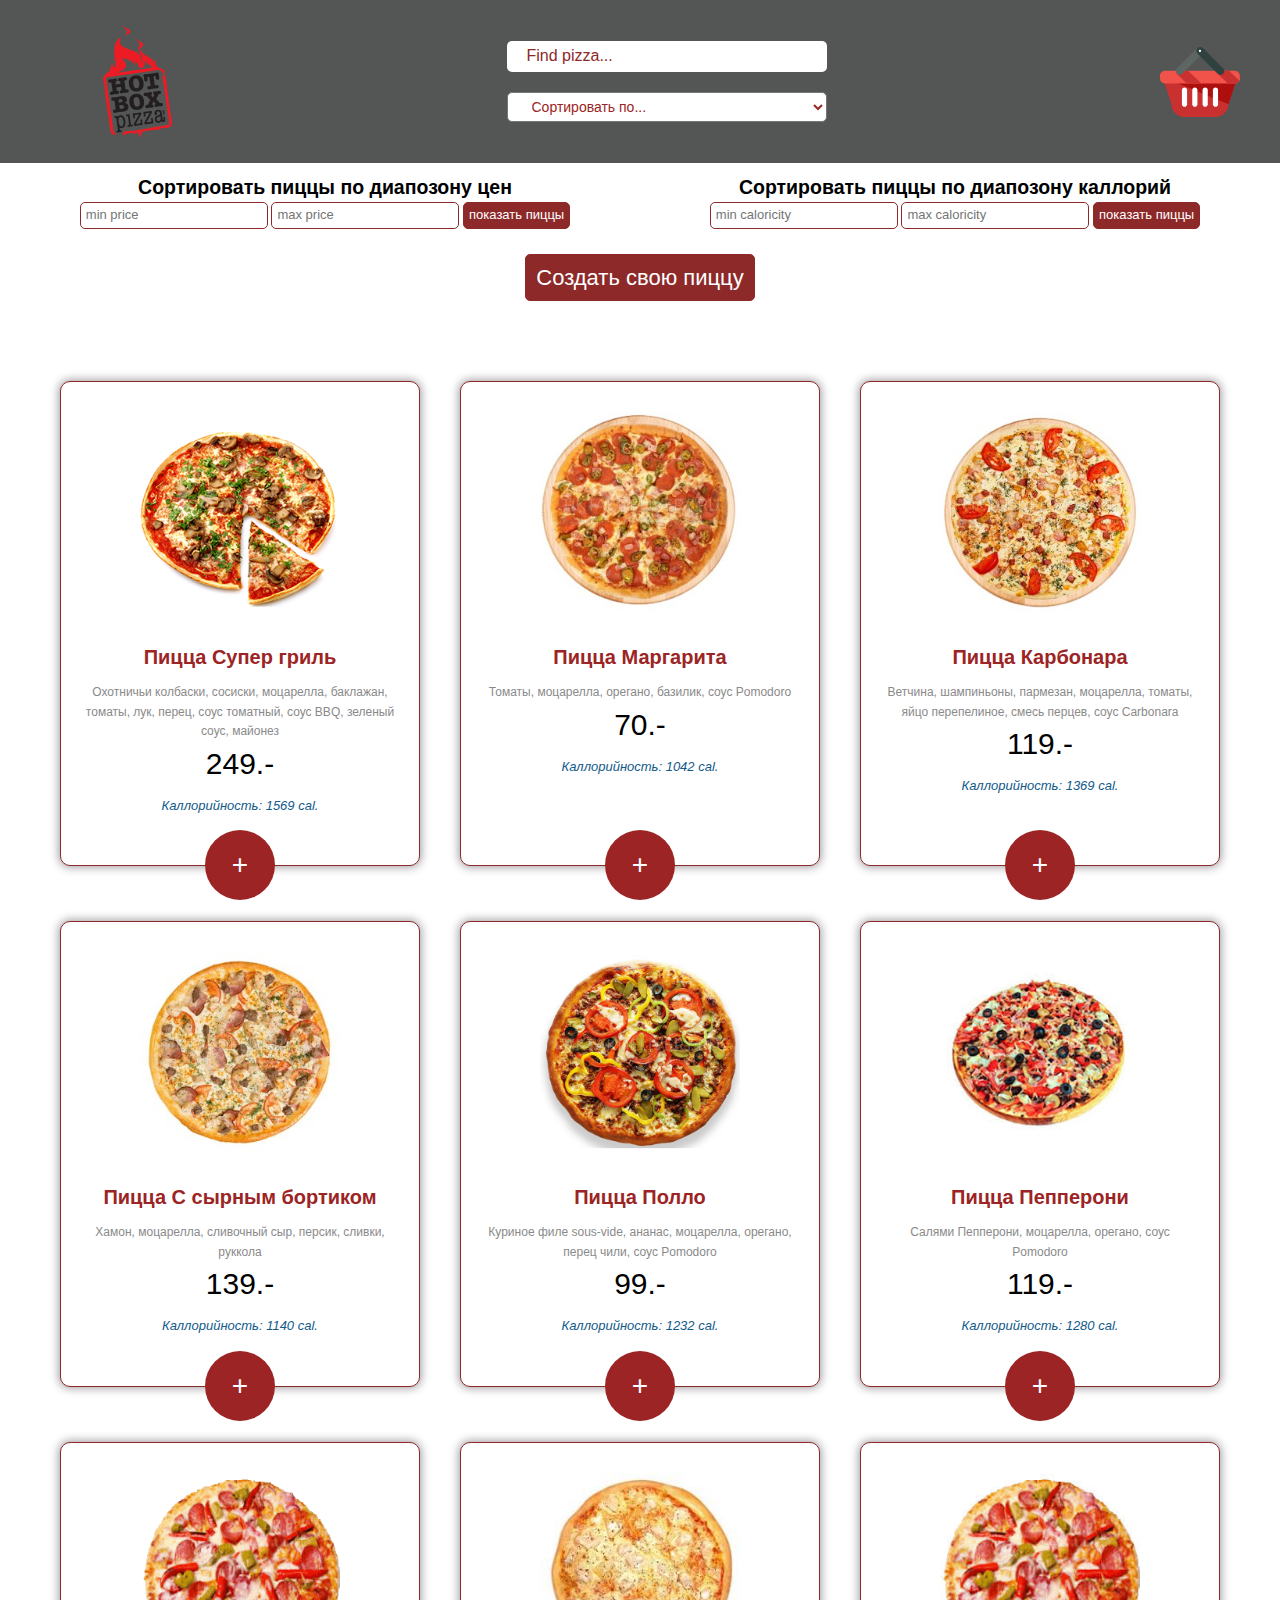
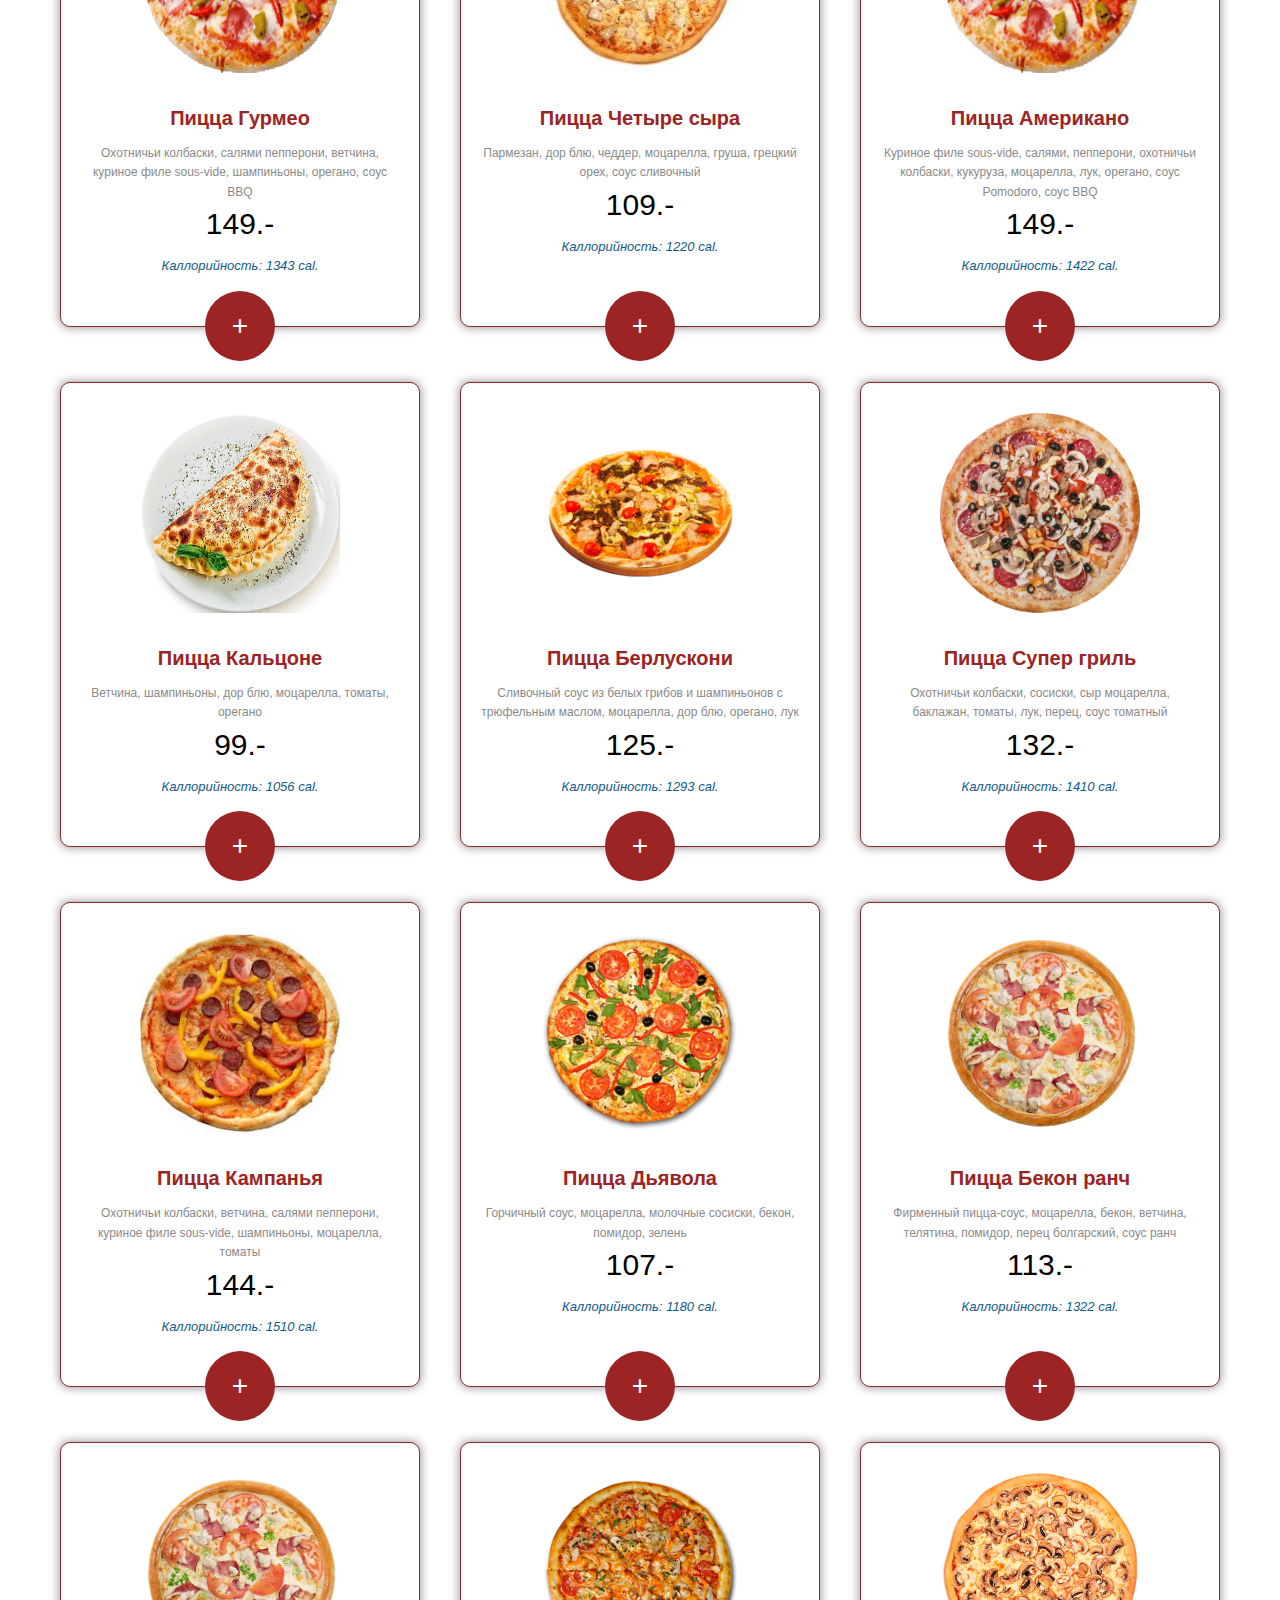
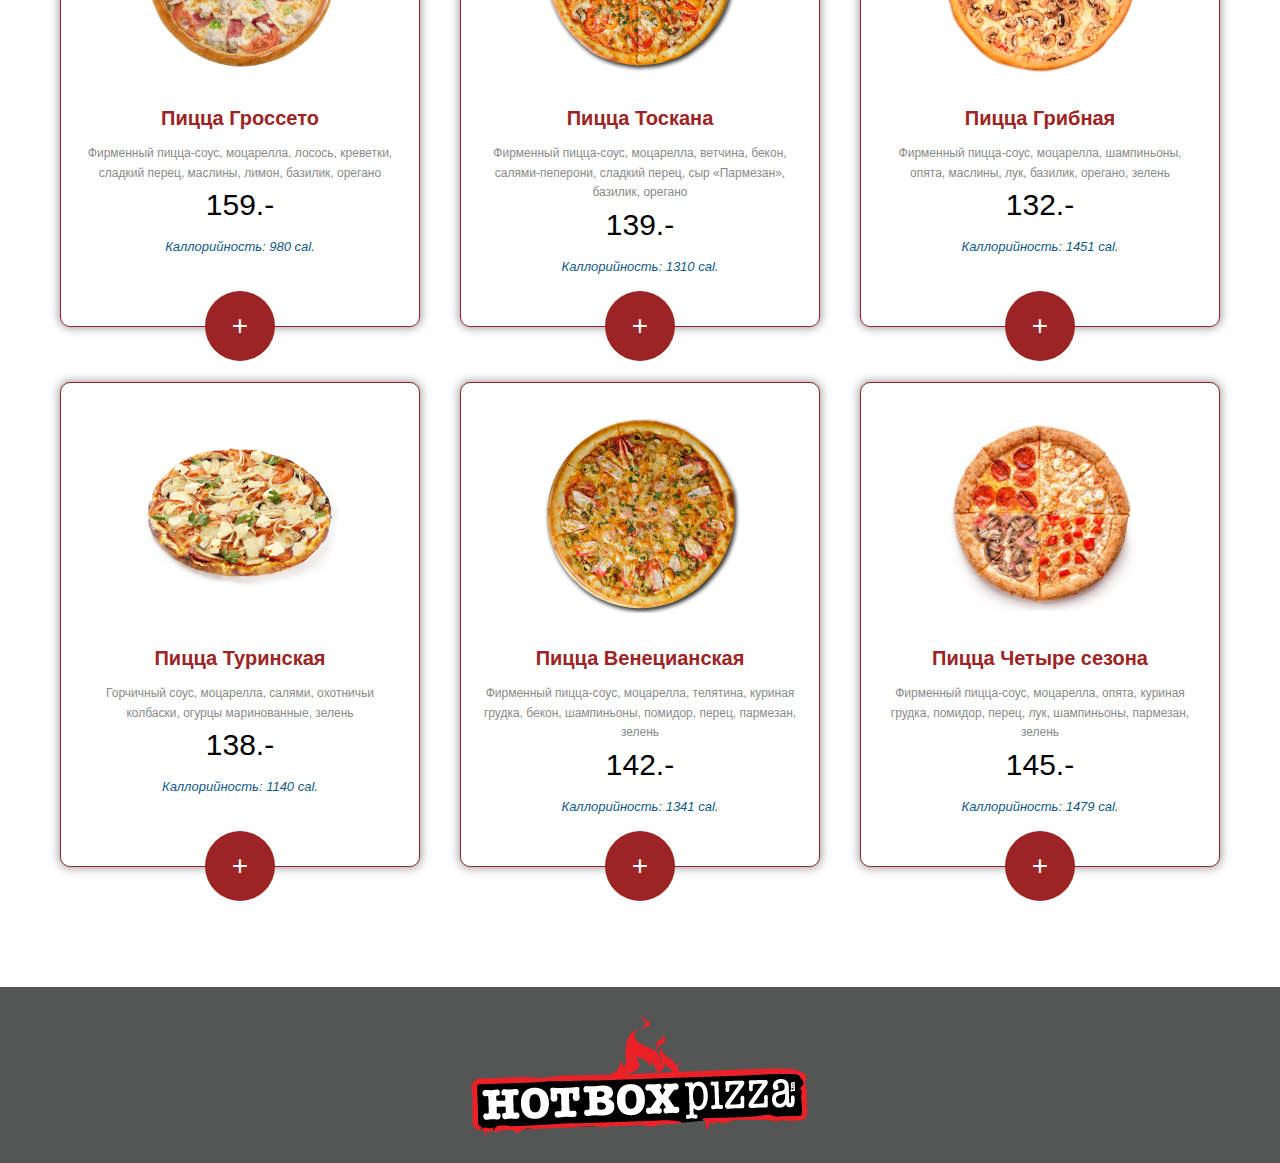
<file: index.html>
<!DOCTYPE html>
<html lang="en">

<head>
    <meta charset="UTF-8">
    <meta name="viewport" content="width=device-width, initial-scale=1.0">
    <meta http-equiv="X-UA-Compatible" content="ie=edge">
    <link rel="stylesheet" href="css/style.css">
    <title>HOTBOX - Pizza</title>
</head>

<body>
    <header id="header" class="header">
        <div class="container ">
            <div class="header-logo">
                <a class="header-logo-link" href="index.html">
                    <img class="header-logo-img" src="img/logo3.png" alt="logo">
                </a>
            </div>
            <div class="filter-area">
                <form action="#">
                    <div class="search">
                        <input id="input" class="search-area" type="text" placeholder="Find pizza...">
                    </div>
                    <div class="select" name="select">
                        <select id="select" class="select-filter">
                            <option value="noSort"> Сортировать по...</option>
                            <option value="up"> Сортировать по возрастанию цены</option>
                            <option value="down"> Сортировать по убыванию цены</option>

                        </select>
                    </div>
                </form>
            </div>
            <div class="header-basket">
                <p class="header-basket-count"></p>
                <a href="#" class="header-basket-link">
                    <img src="img/shopping-basket.svg" alt="" class="header-basket-img">
                </a>
            </div>
        </div>
    </header>
    <main class="main">
        <div class="sorting container">
            <div class="sorting-price">
                <h2 class="sorting-price-title"> Сортировать пиццы по диапозону цен </h2>
                <input type="text" placeholder="min price" id="minPrice">
                <input type="text" placeholder="max price" id="maxPrice">
                <button class="sorting-price-filter"> показать пиццы</button>
            </div>
            <div class="sorting-caloricity">
                <h2 class="sorting-price-title"> Сортировать пиццы по диапозону каллорий </h2>
                <input type="text" placeholder="min caloricity" id="minCal">
                <input type="text" placeholder="max caloricity" id="maxCal">
                <button class="sorting-caloricity-filter">показать пиццы</button>
            </div>
        </div>
        <div class="generate-pizza container">
            <div class="main-btn-style-wrapper">
                <button class="generate-pizza-btn main-btn-style"> Создать свою пиццу</button>
            </div>
            <div class="generate-pizza-content">
                <button class="close-generate-pizza-btn"> &times; </button>
                <h1 class="generate-pizza-content-title"> Отметьте галочками ингредиенты, которые вы хотите добавить в
                    пиццу: </h1>
                <div class="ingredient-list">
                </div>
                <div class="created-pizza">
                    <button class="created-pizza-btn"> Пицца готова </button>
                </div>
            </div>
        </div>
        <div class="container section">
            <div id="listOfPizza" class="container">
                <div id="pizzasContainer" class="pizzas">
                </div>
            </div>
        </div>
    </main>
    <footer class="footer">
        <div class="container">
            <a class="footer-logo" href="#">
                <img src="img/footer-logo.png" alt="">
            </a>
        </div>
    </footer>

    <div id="myModal" class="modal">
        <div id="modalContent" class="modal-content">
        </div>
    </div>

    <div id="myModal2" class="modal2">
    </div>

    <script src="js/listOfPizzasAndCompozitions.js"></script>
    <script src="js/newmain.js"></script>
</body>

</html>
</file>
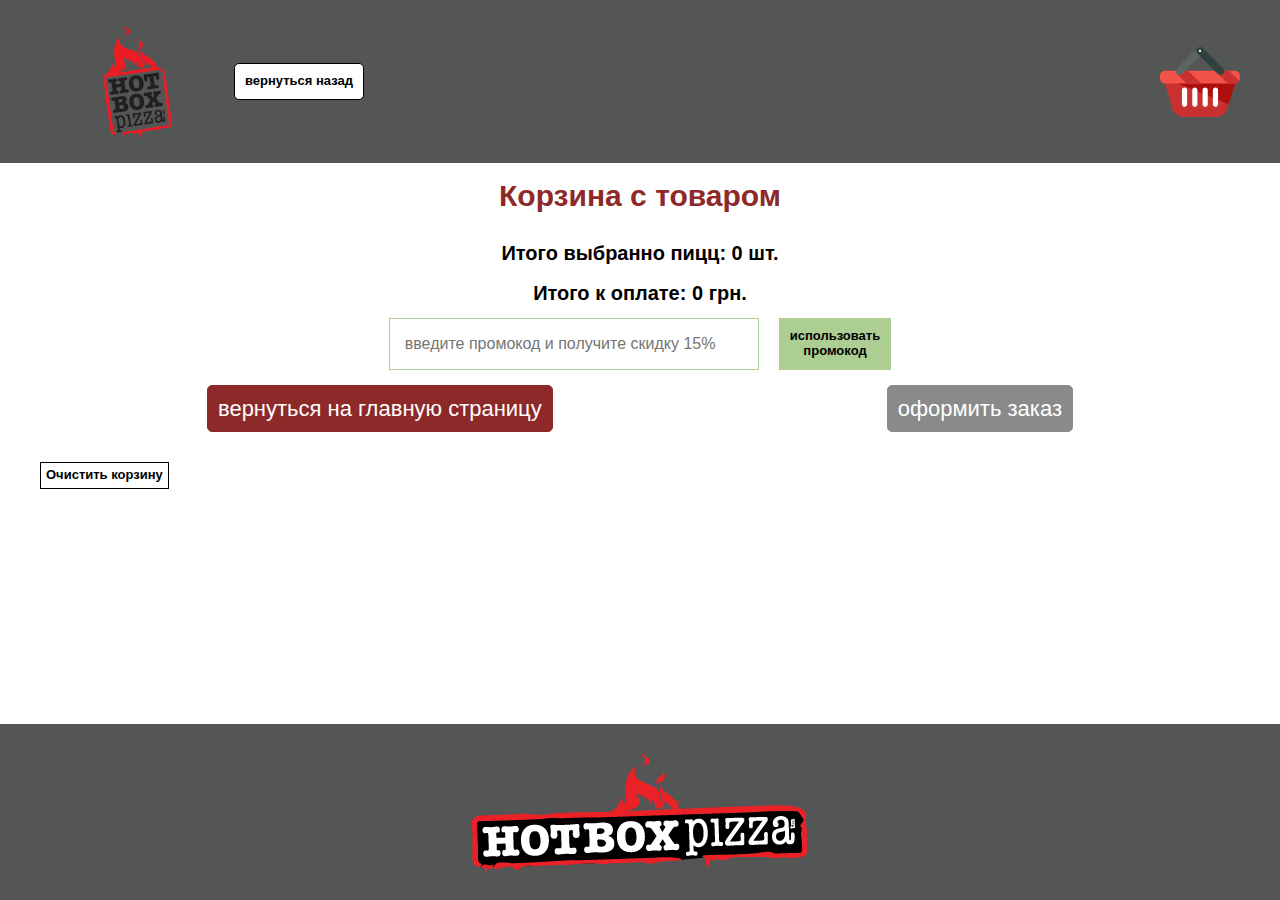
<file: cart.html>
<!DOCTYPE html>
<html lang="en">

<head>
    <meta charset="UTF-8">
    <meta name="viewport" content="width=device-width, initial-scale=1.0">
    <meta http-equiv="X-UA-Compatible" content="ie=edge">
    <link rel="stylesheet" href="css/style.css">
    <title>Cart</title>
</head>

<body>
    <header id="header" class="header">
        <div class="container ">
            <div class="header-logo">
                <a class="header-logo-link" href="index.html">
                    <img class="header-logo-img" src="img/logo3.png" alt="logo">
                </a>
                <button id="onPreviousPage" class="previous-page" onclick="window.history.go(-1)">вернуться
                    назад</button>
            </div>
            <div class="header-basket">
                <p class="header-basket-count"></p>
                <a href="#" class="header-basket-link">
                    <img src="img/shopping-basket.svg" alt="" class="header-basket-img">
                </a>
            </div>
        </div>

    </header>
    <main class="main">
        <div class="cart container" id="cart-container">
            <h1 class="cart__title">Корзина с товаром</h1>
            <div class="cart__item " id="pizzaCart">
                <div class="pizza-item-cart" id="22">
                    <h1 class="pizza-item-cart-title"> Название</h1>
                    <p class="pizza-item-cart-price">Цена за штуку</p>
                    <button class="pizza-item-cart-remove" data-id="22">удалить пиццу</button>
                    <button class="pizza-item-amount-add">Больше</button>
                    <p class="pizza-item-cart-count"> Количество </p>
                    <p class="pizza-item-cart-total-price">Итого цена:</p>
                    <button class="pizza-item-amount-remove">Меньше</button>
                </div>
            </div>
            <div class="cart__info">
                <p class="cart__total-amount"> Итого выбранно пицц: 0 шт.</p>
                <p class="cart__total-price">Итого к оплате: 0 грн.</p>
                <input type="text" name="" id="promoCode" placeholder="введите промокод и получите скидку 15%">
            </div>
            <div class="cart-buttons">
                <button class="cart__back-btn main-btn-style">вернуться на главную страницу</button>
                <button class="cart__next-btn main-btn-style">оформить заказ</button>
            </div>
            <button class="cart__clear">Очистить корзину</button>
        </div>

    </main>
    <footer class="footer">
        <div class="container">
            <a class="footer-logo" href="#">
                <img src="img/footer-logo.png" alt="">
            </a>
        </div>
    </footer>

    <script src="js/cart.js"></script>
</body>

</html>
</file>
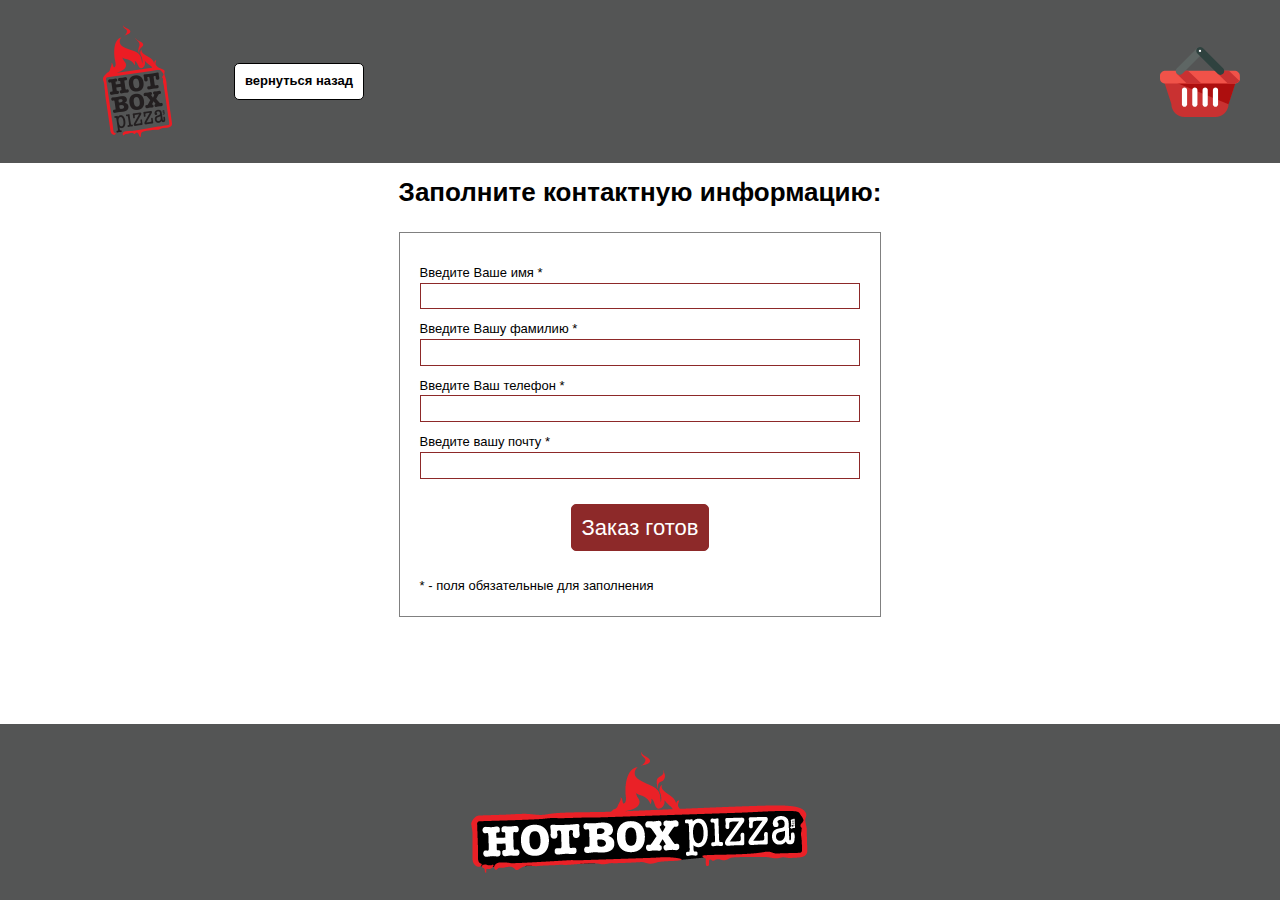
<file: customer.html>
<!DOCTYPE html>
<html lang="en">

<head>
    <meta charset="UTF-8">
    <meta name="viewport" content="width=device-width, initial-scale=1.0">
    <meta http-equiv="X-UA-Compatible" content="ie=edge">
    <link rel="stylesheet" href="css/style.css">
    <title>Cart</title>
</head>

<body>
    <header id="header" class="header">
        <div class="container ">
            <div class="header-logo">
                <a class="header-logo-link" href="index.html">
                    <img class="header-logo-img" src="img/logo3.png" alt="logo">
                </a>
                <button id="onPreviousPage" class="previous-page" onclick="window.history.go(-1)">вернуться
                    назад</button>
            </div>
            <div class="header-basket">
                <p class="header-basket-count"></p>
                <a href="#" class="header-basket-link">
                    <img src="img/shopping-basket.svg" alt="" class="header-basket-img">
                </a>
            </div>
        </div>

    </header>
    <main class="main container">
        <div class="order-container">
            <h1 class="order-container-title"> Заполните контактную информацию:</h1>
            <div class="delivery">
                <div class="delivery-item">
                    <label for="name">Введите Ваше имя *</label>
                    <input type="text" name="" id="name">
                </div>
                <div class="delivery-item">
                    <label for="surname">Введите Вашу фамилию *</label>
                    <input type="text" name="" id="surname">
                </div>
                <div class="delivery-item">
                    <label for="phone">Введите Ваш телефон *</label>
                    <input type="number" name="" id="phone">
                </div>
                <div class="delivery-item">
                    <label for="email">Введите вашу почту *</label>
                    <input type="email" name="" id="email">
                </div>
                <div class="delivery-item-btn">
                    <button id="createOrder" class="main-btn-style">Заказ готов</button>
                </div>
                <p> <span>*</span> - поля обязательные для заполнения</p>
            </div>
        </div>
    </main>
    <footer class="footer">
        <div class="container">
            <a class="footer-logo" href="#">
                <img src="img/footer-logo.png" alt="">
            </a>
        </div>
    </footer>


    <script src="js/customer.js"></script>
</body>

</html>
</file>
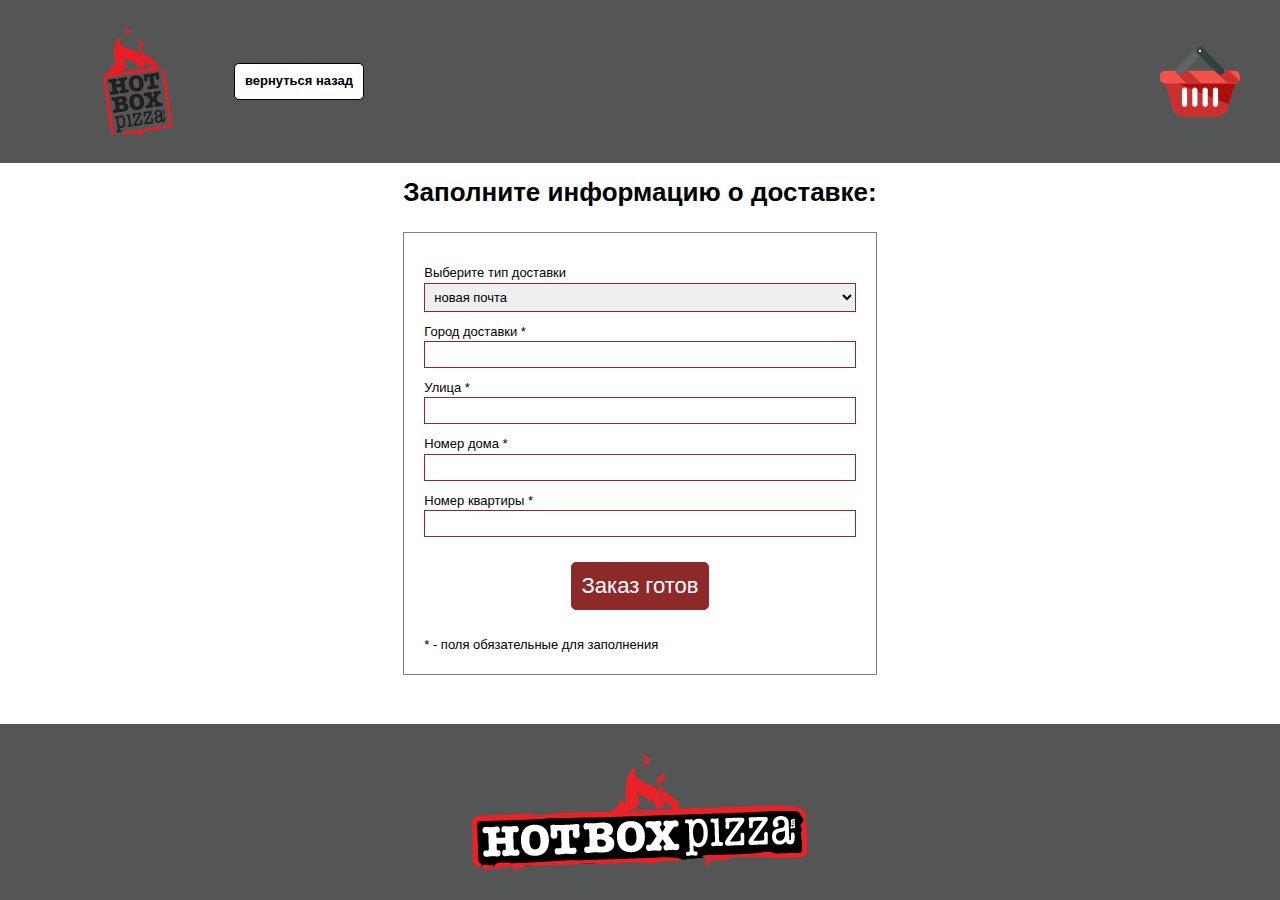
<file: delivery.html>
<!DOCTYPE html>
<html lang="en">

<head>
    <meta charset="UTF-8">
    <meta name="viewport" content="width=device-width, initial-scale=1.0">
    <meta http-equiv="X-UA-Compatible" content="ie=edge">
    <link rel="stylesheet" href="css/style.css">
    <title>delive</title>
</head>

<body>
    <header id="header" class="header">
        <div class="container ">
            <div class="header-logo">
                <a class="header-logo-link" href="index.html">
                    <img class="header-logo-img" src="img/logo3.png" alt="logo">
                </a>
                <button id="onPreviousPage" class="previous-page" onclick="window.history.go(-1)">вернуться
                    назад</button>
            </div>
            <div class="header-basket">
                <p class="header-basket-count"></p>
                <a href="#" class="header-basket-link">
                    <img src="img/shopping-basket.svg" alt="" class="header-basket-img">
                </a>
            </div>
        </div>
    </header>
    <main class="main container">
        <div class="order-container">
            <h1 class="order-container-title"> Заполните информацию о доставке:</h1>
            <div class="delivery">
                <div class="delivery-item">
                    <label for="deliverySelect"> Выберите тип доставки </label>
                    <select name="" id="deliverySelect">
                        <option value="новая почта">новая почта</option>
                        <option value="укр почта">укр почта</option>
                        <option value="EMS">EMS</option>
                        <option value="DHL">DHL</option>
                    </select>
                </div>
                <div class="delivery-item">
                    <label for="city">Город доставки * </label>
                    <input type="text" name="" id="city">
                </div>
                <div class="delivery-item">
                    <label for="street">Улица *</label>
                    <input type="text" name="" id="street">
                </div>
                <div class="delivery-item">
                    <label for="building">Номер дома *</label>
                    <input type="number" name="" id="building">
                </div>
                <div class="delivery-item">
                    <label for="apartment">Номер квартиры *</label>
                    <input type="number" name="" id="apartment">
                </div>
                <div class="delivery-item-btn">
                    <button id="orderReady" class="main-btn-style">Заказ готов</button>
                </div>
                <p> <span>*</span> - поля обязательные для заполнения</p>
            </div>
        </div>
    </main>
    <footer class="footer">
        <div class="container">
            <a class="footer-logo" href="#">
                <img src="img/footer-logo.png" alt="">
            </a>
        </div>
    </footer>

    <script src="js/delivery.js"></script>
</body>

</html>
</file>
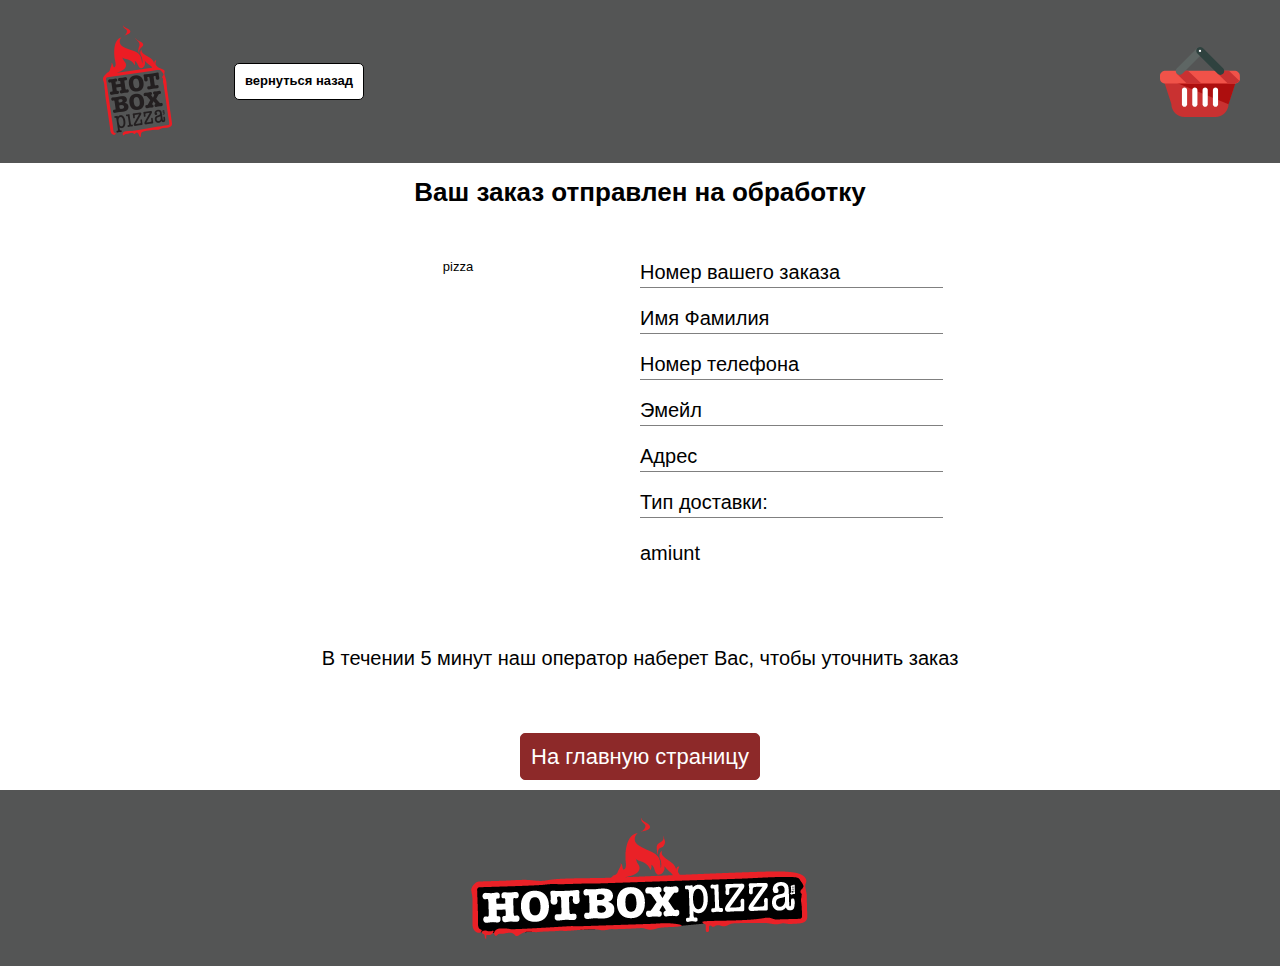
<file: finishedorder.html>
<!DOCTYPE html>
<html lang="en">

<head>
    <meta charset="UTF-8">
    <meta name="viewport" content="width=device-width, initial-scale=1.0">
    <meta http-equiv="X-UA-Compatible" content="ie=edge">
    <link rel="stylesheet" href="css/style.css">
    <title>Cart</title>
</head>

<body>
    <header id="header" class="header">
        <div class="container ">
            <div class="header-logo">
                <a class="header-logo-link" href="index.html">
                    <img class="header-logo-img" src="img/logo3.png" alt="logo">
                </a>
                <button id="onPreviousPage" class="previous-page" onclick="window.history.go(-1)">вернуться
                    назад</button>
            </div>
            <div class="header-basket">
                <p class="header-basket-count"></p>
                <a href="#" class="header-basket-link">
                    <img src="img/shopping-basket.svg" alt="" class="header-basket-img">
                </a>
            </div>
        </div>
    </header>
    <main class="main container">
        <div class="order-container">
            <h1 class="order-container-title"> Ваш заказ отправлен на обработку </h1>
            <div class="order-info">
                <div class="pizzas">
                    pizza
                </div>
                <div class="pizzas-info">
                    <div class="contacts">
                        <p> Номер вашего заказа</p>
                        <p> Имя Фамилия</p>
                        <p> Номер телефона</p>
                        <p> Эмейл</p>
                        <p> Адрес</p>
                        <p> Тип доставки:</p>
                    </div>
                    <div class="total-info">
                        amiunt
                    </div>
                </div>

            </div>
            <p class="order-container-title order-message"> В течении 5 минут наш оператор наберет Вас, чтобы уточнить
                заказ</p>
            <button id="goMainPage" class="main-btn-style"> На главную страницу </button>

        </div>
    </main>
    <footer class="footer">
        <div class="container">
            <a class="footer-logo" href="#">
                <img src="img/footer-logo.png" alt="">
            </a>
        </div>
    </footer>

    <script src="js/finishedorder.js"></script>
</body>

</html>
</file>
<file: css/style.css>
@charset "UTF-8";
html {
  height: 100%;
}

body {
  font: 400 13px/1.5 "Quicksand", sans-serif;
  height: 100%;
  display: -webkit-box;
  display: -ms-flexbox;
  display: flex;
  -webkit-box-orient: vertical;
  -webkit-box-direction: normal;
      -ms-flex-direction: column;
          flex-direction: column;
}

main {
  -webkit-box-flex: 1;
      -ms-flex: 1 0 auto;
          flex: 1 0 auto;
}

button {
  cursor: pointer;
}

.container {
  max-width: 1200px;
  margin: 0 auto;
}

.burger {
  position: relative;
  display: inline-block;
  width: 21px;
  height: 15px;
  margin-left: 18px;
  background: transparent;
  border: 0;
  outline: none;
}

@media screen and (min-width: 992px) {
  .burger {
    display: none;
  }
}

.burger span, .burger::before, .burger::after {
  position: absolute;
  left: 0;
  width: 100%;
  height: 2px;
  background: #e6dcdc;
}

.burger span {
  top: 6px;
}

.burger::before, .burger::after {
  content: '';
  top: 0;
}

.burger::after {
  top: 12px;
}

.section {
  padding-top: 20px;
  padding-bottom: 20px;
  outline: none;
}

@media screen and (min-width: 768px) {
  .section {
    padding-top: 40px;
    padding-bottom: 40px;
  }
}

@media screen and (min-width: 992px) {
  .section {
    padding-top: 60px;
    padding-bottom: 60px;
  }
}

html {
  -webkit-box-sizing: border-box;
          box-sizing: border-box;
}

*,
*::before,
*::after {
  -webkit-box-sizing: inherit;
          box-sizing: inherit;
}

body {
  margin: 0;
}

main {
  display: block;
}

h1, h2, h3, h4, h5, h6 {
  margin: 0;
}

p {
  margin: 0;
}

a {
  background-color: transparent;
  color: inherit;
  text-decoration: none;
}

ul {
  padding: 0;
  margin: 0;
  list-style: none;
}

img {
  max-width: 100%;
  vertical-align: top;
  border-style: none;
}

button,
input,
optgroup,
select,
textarea {
  font-family: inherit;
  font-size: 100%;
  line-height: 1.15;
  margin: 0;
}

button,
input {
  overflow: visible;
}

button,
select {
  text-transform: none;
}

textarea {
  overflow: auto;
}

.header {
  background: #545555;
  padding: 10px;
}

.header-logo {
  display: -webkit-box;
  display: -ms-flexbox;
  display: flex;
}

.header-logo-link {
  display: block;
}

.header-logo .previous-page {
  margin: auto;
  padding: 10px;
  color: black;
  background: #fff;
  font-weight: bold;
  border: 1px solid black;
  border-radius: 5px;
}

.header .container {
  display: -webkit-box;
  display: -ms-flexbox;
  display: flex;
  -webkit-box-orient: vertical;
  -webkit-box-direction: normal;
      -ms-flex-direction: column;
          flex-direction: column;
  -webkit-box-pack: center;
      -ms-flex-pack: center;
          justify-content: center;
  -webkit-box-align: center;
      -ms-flex-align: center;
          align-items: center;
}

@media screen and (min-width: 768px) {
  .header .container {
    -webkit-box-pack: justify;
        -ms-flex-pack: justify;
            justify-content: space-between;
    -webkit-box-orient: horizontal;
    -webkit-box-direction: normal;
        -ms-flex-direction: row;
            flex-direction: row;
    -webkit-box-align: center;
        -ms-flex-align: center;
            align-items: center;
  }
}

.header .search {
  display: -webkit-box;
  display: -ms-flexbox;
  display: flex;
  width: 250px;
  margin-bottom: 20px;
  padding: 6px 6px 6px 20px;
  background: #fff;
  border-radius: 5px;
}

@media screen and (min-width: 992px) {
  .header .search {
    width: 320px;
  }
}

.header .search-area {
  width: 95%;
  font-size: 16px;
  padding: 0 10px 0 0;
  border: none;
  background: none;
  outline: none;
  color: #3a3a3a;
}

.header .search-area::-webkit-input-placeholder {
  color: #8d2929;
}

.header .search-area:-ms-input-placeholder {
  color: #8d2929;
}

.header .search-area::-ms-input-placeholder {
  color: #8d2929;
}

.header .search-area::placeholder {
  color: #8d2929;
}

.header .select-filter {
  display: -webkit-box;
  display: -ms-flexbox;
  display: flex;
  width: 250px;
  padding: 5px 20px;
  background: #fff;
  font-size: 14px;
  border-radius: 5px;
  outline: none;
  color: #9c2424;
}

@media screen and (min-width: 992px) {
  .header .select-filter {
    width: 320px;
  }
}

.header-basket {
  display: -webkit-box;
  display: -ms-flexbox;
  display: flex;
  -webkit-box-align: center;
      -ms-flex-align: center;
          align-items: center;
  margin-top: 10px;
}

@media screen and (min-width: 768px) {
  .header-basket {
    margin-top: 0;
    margin-left: 15px;
  }
}

.header-basket-img {
  width: 60px;
}

@media screen and (min-width: 992px) {
  .header-basket-img {
    width: 80px;
  }
}

.header-basket-count {
  font-size: 18px;
  margin-right: 10px;
  color: #a70101;
  background: #fff;
  padding: 0 8px;
  border-radius: 50%;
}

@media screen and (min-width: 992px) {
  .header-basket-count {
    font-size: 28px;
    margin-right: 20px;
    padding: 0 13px;
  }
}

.footer {
  -ms-flex-negative: 0;
      flex-shrink: 0;
  display: -webkit-box;
  display: -ms-flexbox;
  display: flex;
  -webkit-box-pack: center;
      -ms-flex-pack: center;
          justify-content: center;
  background: #545555;
  padding: 10px 0;
}

.footer-logo {
  display: block;
  text-align: center;
}

main {
  padding: 10px;
}

.pizzas {
  display: -webkit-box;
  display: -ms-flexbox;
  display: flex;
  -ms-flex-pack: distribute;
      justify-content: space-around;
  -ms-flex-wrap: wrap;
      flex-wrap: wrap;
}

.pizza {
  width: 90%;
  max-width: 400px;
  position: relative;
  border: 1px solid #8d2929;
  border-radius: 10px;
  -webkit-box-shadow: 0px 0px 10px 1px #9e989e;
          box-shadow: 0px 0px 10px 1px #9e989e;
  margin: 5px;
  background: #fff;
  text-align: center;
  margin-bottom: 50px;
  cursor: pointer;
}

.pizza:hover {
  -webkit-box-shadow: 0px 0px 10px 5px #aa4848;
          box-shadow: 0px 0px 10px 5px #aa4848;
  border: 1px solid #721616;
}

@media screen and (min-width: 768px) {
  .pizza {
    width: 45%;
  }
}

@media screen and (min-width: 992px) {
  .pizza {
    width: 30%;
  }
}

.pizza {
  padding: 30px 20px 50px;
}

.pizza-img {
  width: 200px;
  height: 200px;
  margin-bottom: 30px;
}

.pizza-name {
  color: #9c2424;
  font-size: 20px;
  margin-bottom: 10px;
}

.pizza-composition {
  margin-bottom: 10px;
  font-size: 12px;
  color: #8a8a8a;
}

.pizza-price {
  font-size: 30px;
  margin-bottom: 10px;
}

.pizza-caloricity {
  font-size: 13px;
  font-style: italic;
  color: #115a8a;
}

.add-pizza {
  display: -webkit-box;
  display: -ms-flexbox;
  display: flex;
  -webkit-box-align: center;
      -ms-flex-align: center;
          align-items: center;
  -webkit-box-pack: center;
      -ms-flex-pack: center;
          justify-content: center;
  position: absolute;
  top: 100%;
  left: 50%;
  -webkit-transform: translate(-50%, -50%);
          transform: translate(-50%, -50%);
  border: 0;
  border-radius: 50%;
  background: #9c2424;
  color: #fff;
  font-size: 28px;
  width: 70px;
  height: 70px;
  outline: none;
  cursor: pointer;
}

.add-pizza::after {
  content: '+';
  position: absolute;
  top: 50%;
  left: 50%;
  -webkit-transform: translate(-50%, -50%);
          transform: translate(-50%, -50%);
}

.add-pizza:hover {
  color: #fced1e;
}

.bestOfferDecoration {
  position: relative;
}

.bestOfferDecoration::after {
  content: "новинка";
  position: absolute;
  top: 0;
  left: 0;
  width: 100%;
  height: 30px;
  background: #fdcc62;
  border-radius: 10px 10px 0 0;
  font-size: 16px;
  font-style: italic;
  font-weight: bold;
}

.sorting {
  display: -webkit-box;
  display: -ms-flexbox;
  display: flex;
  -webkit-box-orient: vertical;
  -webkit-box-direction: normal;
      -ms-flex-direction: column;
          flex-direction: column;
  max-width: 350px;
}

@media screen and (min-width: 768px) {
  .sorting {
    -ms-flex-pack: distribute;
        justify-content: space-around;
    max-width: 100%;
  }
}

@media screen and (min-width: 992px) {
  .sorting {
    -ms-flex-pack: distribute;
        justify-content: space-around;
    -webkit-box-orient: horizontal;
    -webkit-box-direction: normal;
        -ms-flex-direction: row;
            flex-direction: row;
    max-width: 100%;
  }
}

.sorting-price, .sorting-caloricity {
  text-align: center;
  margin-bottom: 20px;
  display: -webkit-box;
  display: -ms-flexbox;
  display: flex;
  -webkit-box-orient: vertical;
  -webkit-box-direction: normal;
      -ms-flex-direction: column;
          flex-direction: column;
}

@media screen and (min-width: 768px) {
  .sorting-price, .sorting-caloricity {
    margin-bottom: 30px;
    display: block;
  }
}

@media screen and (min-width: 992px) {
  .sorting-price, .sorting-caloricity {
    margin-bottom: 0;
  }
}

.sorting-price input, .sorting-caloricity input {
  padding: 5px;
  border: 1px solid #8d2929;
  border-radius: 5px;
  margin-bottom: 15px;
}

@media screen and (min-width: 768px) {
  .sorting-price input, .sorting-caloricity input {
    margin-bottom: 0;
  }
}

.sorting-price-filter, .sorting-caloricity-filter {
  background: #8d2929;
  color: #fff;
  border: 1px solid #8d2929;
  border-radius: 5px;
  outline: none;
  padding: 5px;
}

.generate-pizza {
  padding: 25px 0 15px;
}

.generate-pizza-content {
  display: none;
  position: relative;
}

.main-btn-style,
.created-pizza-btn {
  font-size: 22px;
  background: #8d2929;
  color: #fff;
  padding: 10px;
  border-radius: 5px;
  border: 1px solid #8d2929;
  outline: none;
}

.main-btn-style:hover,
.created-pizza-btn:hover {
  background: #fff;
  color: #8d2929;
}

.main-btn-style-wrapper,
.created-pizza-btn-wrapper {
  display: -webkit-box;
  display: -ms-flexbox;
  display: flex;
  -webkit-box-pack: center;
      -ms-flex-pack: center;
          justify-content: center;
}

.ingredient-list {
  padding-left: 20px;
}

.ingredient-list-item {
  margin-bottom: 10px;
  font-size: 18px;
  border-bottom: 1px solid #8d2929;
}

.close-generate-pizza-btn {
  position: absolute;
  top: 0;
  right: 30px;
  -webkit-transform: translateY(-100%);
          transform: translateY(-100%);
  border: 1px solid #8d2929;
  background: black;
  color: #fff;
  font-size: 20px;
  outline: none;
}

.btnModal {
  display: block;
}

.modal {
  display: none;
  position: fixed;
  z-index: 1;
  padding-top: 100px;
  left: 0;
  top: 0;
  width: 100%;
  height: 100%;
  overflow: auto;
  background-color: rgba(0, 0, 0, 0.4);
}

.modal-content {
  position: relative;
  background: #fff;
  margin: auto;
  padding: 20px;
  border: 1px solid #141c35;
  width: 90%;
  max-width: 500px;
}

@media screen and (min-width: 768px) {
  .modal-content {
    width: 65%;
  }
}

@media screen and (min-width: 992px) {
  .modal-content {
    width: 45%;
  }
}

.modal-container {
  display: -webkit-box;
  display: -ms-flexbox;
  display: flex;
  -ms-flex-wrap: wrap;
      flex-wrap: wrap;
  -webkit-box-align: center;
      -ms-flex-align: center;
          align-items: center;
  -webkit-box-pack: center;
      -ms-flex-pack: center;
          justify-content: center;
  padding: 10px;
}

.modal-container-img {
  margin-right: 25px;
}

.modal-img {
  width: 200px;
  height: 200px;
}

.modal-name {
  font-size: 20px;
  font-style: italic;
  color: #3f0d0d;
  margin-top: 15px;
  padding-left: 5px;
  padding-right: 10px;
}

@media screen and (min-width: 768px) {
  .modal-name {
    font-size: 24px;
    padding-left: 15px;
    padding-right: 0;
  }
}

.modal-composition {
  line-height: 1.8;
  font-size: 15px;
  margin-top: 15px;
}

.modal-price {
  margin-top: 10px;
  font-size: 18px;
}

.modal2 {
  display: none;
  position: fixed;
  z-index: 1;
  padding-top: 100px;
  left: 0;
  top: 0;
  width: 100%;
  height: 100%;
  overflow: auto;
  background-color: rgba(146, 137, 137, 0.5);
}

.modal-content2 {
  position: relative;
  background: #f0ece7;
  margin: auto;
  padding: 10px;
  border: 2px solid grey;
  width: 90%;
  max-width: 500px;
}

@media screen and (min-width: 768px) {
  .modal-content2 {
    max-width: 700px;
    width: 80%;
  }
}

@media screen and (min-width: 992px) {
  .modal-content2 {
    width: 70%;
    max-width: 900px;
  }
}

.pizzaInBasket {
  display: -webkit-box;
  display: -ms-flexbox;
  display: flex;
  -ms-flex-wrap: wrap;
      flex-wrap: wrap;
  border-bottom: 1px solid grey;
}

@media screen and (min-width: 992px) {
  .pizzaInBasket {
    -webkit-box-pack: justify;
        -ms-flex-pack: justify;
            justify-content: space-between;
  }
}

.modal2-title {
  text-align: center;
  font-size: 20px;
}

@media screen and (min-width: 768px) {
  .modal2-title {
    font-size: 26px;
  }
}

.modal2-amount {
  text-align: right;
  font-size: 18px;
  margin: 10px 0;
  color: #8d2929;
}

@media screen and (min-width: 768px) {
  .modal2-amount {
    font-size: 24px;
    margin: 15px 0;
  }
}

.modal-close {
  position: absolute;
  top: 20px;
  right: 20px;
  width: 50px;
  height: 50px;
  border: none;
  background: transparent;
  color: #000;
  background: rgba(255, 255, 255, 0.4);
  border: 1px solid #746f6f;
  border-radius: 50%;
  font-size: 40px;
  cursor: pointer;
  outline: none;
}

.modal-close:hover {
  color: #8d2929;
}

.active {
  display: -webkit-box;
  display: -ms-flexbox;
  display: flex;
}

.cart__title {
  font-size: 30px;
  color: #8d2929;
  text-align: center;
  margin-bottom: 20px;
}

.cart__total-amount, .cart__total-price {
  text-align: center;
  font-size: 20px;
  color: black;
  margin-bottom: 10px;
  font-weight: bold;
}

.cart__item {
  display: -webkit-box;
  display: -ms-flexbox;
  display: flex;
  -ms-flex-pack: distribute;
      justify-content: space-around;
  -ms-flex-wrap: wrap;
      flex-wrap: wrap;
}

.cart__clear {
  background: #fff;
  font-weight: bold;
  padding: 5px;
  border: 1px solid #000;
}

.cart-buttons {
  display: -webkit-box;
  display: -ms-flexbox;
  display: flex;
  -webkit-box-pack: center;
      -ms-flex-pack: center;
          justify-content: center;
  -webkit-box-orient: vertical;
  -webkit-box-direction: normal;
      -ms-flex-direction: column;
          flex-direction: column;
  margin: 15px 0;
}

@media screen and (min-width: 768px) {
  .cart-buttons {
    -webkit-box-orient: horizontal;
    -webkit-box-direction: normal;
        -ms-flex-direction: row;
            flex-direction: row;
    -ms-flex-pack: distribute;
        justify-content: space-around;
  }
}

.cart-buttons button {
  max-width: 350px;
  margin: 0 auto 15px;
}

.pizza-item-cart {
  display: -webkit-box;
  display: -ms-flexbox;
  display: flex;
  -webkit-box-pack: justify;
      -ms-flex-pack: justify;
          justify-content: space-between;
  -webkit-box-align: center;
      -ms-flex-align: center;
          align-items: center;
  -webkit-box-orient: vertical;
  -webkit-box-direction: normal;
      -ms-flex-direction: column;
          flex-direction: column;
  width: 100%;
  padding: 15px 20px;
  border: 1px solid grey;
  border-radius: 15px;
  margin-bottom: 20px;
}

@media screen and (min-width: 768px) {
  .pizza-item-cart {
    -webkit-box-orient: horizontal;
    -webkit-box-direction: normal;
        -ms-flex-direction: row;
            flex-direction: row;
  }
}

.pizza-item-cart-title {
  text-align: center;
}

@media screen and (min-width: 768px) {
  .pizza-item-cart-title {
    width: 25%;
    text-align: left;
  }
}

.pizza-item-cart-price {
  display: -webkit-box;
  display: -ms-flexbox;
  display: flex;
  -webkit-box-pack: center;
      -ms-flex-pack: center;
          justify-content: center;
  -webkit-box-align: center;
      -ms-flex-align: center;
          align-items: center;
  font-weight: bold;
}

@media screen and (min-width: 768px) {
  .pizza-item-cart-price {
    width: 15%;
  }
}

.pizza-item-cart-remove {
  background: #fff;
  border: 1px solid grey;
  font-size: 14px;
  padding: 5px 10px;
  color: #000;
  margin: 15px 0;
  width: 130px;
}

.pizza-item-cart-count {
  width: 70px;
  font-size: 16px;
  text-align: center;
  font-size: 18px;
  font-weight: bold;
  margin: 20px 0;
}

@media screen and (min-width: 768px) {
  .pizza-item-cart-count {
    margin: 0;
  }
}

.pizza-item-cart-total-price {
  font-size: 16px;
  margin-top: 15px;
  text-align: center;
  color: #8d2929;
  font-size: 18px;
}

@media screen and (min-width: 768px) {
  .pizza-item-cart-total-price {
    width: 15%;
    margin-top: 0;
  }
}

.pizza-item-amount {
  display: -webkit-box;
  display: -ms-flexbox;
  display: flex;
  -webkit-box-pack: justify;
      -ms-flex-pack: justify;
          justify-content: space-between;
  font-size: 16px;
  color: #646363;
}

.pizza-item-amount-add, .pizza-item-amount-remove {
  position: relative;
  display: block;
  width: 15px;
  height: 15px;
  font-size: 30px;
  font-weight: bold;
  margin: 0 15px;
  background: none;
  border: none;
  outline: none;
}

.pizza-item-amount-add:hover::after, .pizza-item-amount-add:hover::before, .pizza-item-amount-remove:hover::after, .pizza-item-amount-remove:hover::before {
  background: #7a0a0a;
}

.pizza-item-amount-add::after, .pizza-item-amount-remove::after {
  content: '';
  position: absolute;
  top: 50%;
  left: 0;
  -webkit-transform: translateY(-50%);
          transform: translateY(-50%);
  height: 2px;
  width: 100%;
  background: #000;
}

.pizza-item-amount-add::before {
  content: '';
  position: absolute;
  top: 0;
  left: 50%;
  -webkit-transform: translateX(-50%);
          transform: translateX(-50%);
  height: 100%;
  width: 2px;
  background: #000;
}

.pizza-item-amount-number {
  width: 60px;
  height: 25px;
  text-align: center;
  background: inherit;
  border: none;
  font-size: 30px;
}

.pizza-item-amount-number::-webkit-input-placeholder {
  color: #8d2929;
}

.pizza-item-amount-number:-ms-input-placeholder {
  color: #8d2929;
}

.pizza-item-amount-number::-ms-input-placeholder {
  color: #8d2929;
}

.pizza-item-amount-number::placeholder {
  color: #8d2929;
}

.promo {
  display: -webkit-box;
  display: -ms-flexbox;
  display: flex;
  -webkit-box-pack: center;
      -ms-flex-pack: center;
          justify-content: center;
  -webkit-box-orient: vertical;
  -webkit-box-direction: normal;
      -ms-flex-direction: column;
          flex-direction: column;
  max-width: 350px;
  margin: 0 auto;
}

@media screen and (min-width: 768px) {
  .promo {
    -webkit-box-orient: horizontal;
    -webkit-box-direction: normal;
        -ms-flex-direction: row;
            flex-direction: row;
  }
}

.promo-code {
  width: 100%;
  padding: 7px 5px;
  font-size: 13px;
  margin-bottom: 15px;
  border: 1px solid #adce93;
}

@media screen and (min-width: 768px) {
  .promo-code {
    min-width: 370px;
    padding: 10px 15px;
    font-size: 16px;
    margin-bottom: 0;
  }
}

.use-promo-code {
  padding: 10px;
  background: #adce93;
  border: 1px solid #adce93;
  font-weight: bold;
  outline: none;
}

@media screen and (min-width: 768px) {
  .use-promo-code {
    margin-left: 20px;
  }
}

.order-container-title {
  text-align: center;
}

.delivery {
  margin: 0 auto;
  border: 1px solid grey;
  margin-top: 20px;
  padding: 20px;
  max-width: 500px;
}

.delivery-item {
  display: -webkit-box;
  display: -ms-flexbox;
  display: flex;
  -webkit-box-pack: justify;
      -ms-flex-pack: justify;
          justify-content: space-between;
  -webkit-box-orient: vertical;
  -webkit-box-direction: normal;
      -ms-flex-direction: column;
          flex-direction: column;
  margin: 10px 0;
}

.delivery-item input, .delivery-item select {
  border: 1px solid #8d2929;
  -webkit-box-orient: horizontal;
  -webkit-box-direction: normal;
      -ms-flex-direction: row;
          flex-direction: row;
  padding: 5px;
}

.delivery-item-btn {
  display: -webkit-box;
  display: -ms-flexbox;
  display: flex;
  -webkit-box-pack: center;
      -ms-flex-pack: center;
          justify-content: center;
  margin: 25px 0;
}

.order-info {
  display: -webkit-box;
  display: -ms-flexbox;
  display: flex;
  -webkit-box-pack: justify;
      -ms-flex-pack: justify;
          justify-content: space-between;
  -webkit-box-orient: vertical;
  -webkit-box-direction: normal;
      -ms-flex-direction: column;
          flex-direction: column;
  margin-top: 30px;
  padding: 15px;
}

@media screen and (min-width: 768px) {
  .order-info {
    margin-bottom: 0;
    -webkit-box-orient: horizontal;
    -webkit-box-direction: normal;
        -ms-flex-direction: row;
            flex-direction: row;
  }
}

.order-info .pizzas {
  margin-bottom: 30px;
}

@media screen and (min-width: 768px) {
  .order-info .pizzas {
    width: 50%;
    margin-bottom: 0;
  }
}

@media screen and (min-width: 992px) {
  .order-info .pizzas {
    width: 40%;
  }
}

.order-info .pizzas-info {
  font-size: 14px;
}

@media screen and (min-width: 768px) {
  .order-info .pizzas-info {
    width: 50%;
    font-size: 20px;
  }
}

.order-info .pizzas-info .contacts p {
  display: -webkit-box;
  display: -ms-flexbox;
  display: flex;
  -webkit-box-pack: justify;
      -ms-flex-pack: justify;
          justify-content: space-between;
  border-bottom: 1px solid grey;
  margin-bottom: 15px;
}

.order-info .pizzas-info .total-info {
  margin-top: 20px;
}

.order-info .pizzas-info .total-info p {
  color: #031a03;
}

.order-message {
  font-size: 20px;
  margin: 60px 0;
}

#goMainPage {
  margin: 0 auto;
  display: block;
}

.not-active-btn {
  background: #8a8a8a;
  border: 1px solid #8a8a8a;
  cursor: -webkit-grab;
  cursor: grab;
}

.not-active-btn:hover {
  background: #8a8a8a;
  border: 1px solid #8a8a8a;
  color: #fff;
  cursor: no-drop;
}

.chosen-pizza {
  width: 100%;
  padding: 10px 0;
  height: -webkit-fit-content;
  height: -moz-fit-content;
  height: fit-content;
  line-height: 2;
}

.chosen-pizza img {
  width: 100px;
  height: 100px;
  float: left;
  margin-right: 30px;
}

.chosen-pizza h1 {
  font-size: 14px;
  text-decoration: underline;
}

@media screen and (min-width: 768px) {
  .chosen-pizza h1 {
    font-size: 16px;
  }
}

.chosen-pizza p {
  font-size: 18px;
}

.create {
  padding-top: 40px;
  padding-bottom: 40px;
}

.create-title {
  text-align: center;
  font-size: 20px;
}

@media screen and (min-width: 768px) {
  .create-title {
    font-size: 24px;
  }
}

.create-wrapper {
  display: -webkit-box;
  display: -ms-flexbox;
  display: flex;
  -webkit-box-orient: vertical;
  -webkit-box-direction: normal;
      -ms-flex-direction: column;
          flex-direction: column;
}

.create-image {
  display: -webkit-box;
  display: -ms-flexbox;
  display: flex;
  -webkit-box-orient: vertical;
  -webkit-box-direction: normal;
      -ms-flex-direction: column;
          flex-direction: column;
  text-align: center;
  -webkit-box-align: center;
      -ms-flex-align: center;
          align-items: center;
  margin-bottom: 50px;
}

@media screen and (min-width: 768px) {
  .create-image {
    display: block;
  }
}

.create-image img {
  display: block;
  max-width: 200px;
  margin: 30px auto 40px;
}

@media screen and (min-width: 768px) {
  .create-image img {
    max-width: 250px;
  }
}

.create-image input {
  max-width: 300px;
  padding: 5px 10px;
  font-size: 16px;
  -webkit-box-shadow: 0 0 10px 3px #849194;
          box-shadow: 0 0 10px 3px #849194;
  border: 0;
}

.create-image input:first-of-type {
  margin-right: 20px;
}

@media screen and (min-width: 768px) {
  .create-image input {
    max-width: 350px;
  }
}

.create-image label {
  margin: 20px 0;
  font-size: 18px;
  padding-right: 10px;
}

@media screen and (min-width: 768px) {
  .create-image label {
    margin: 0;
  }
}

.create-composition {
  display: -webkit-box;
  display: -ms-flexbox;
  display: flex;
  -ms-flex-wrap: wrap;
      flex-wrap: wrap;
  margin-bottom: 30px;
}

@media screen and (min-width: 768px) {
  .create-composition {
    -webkit-box-pack: center;
        -ms-flex-pack: center;
            justify-content: center;
    -webkit-box-align: center;
        -ms-flex-align: center;
            align-items: center;
  }
}

.create-composition input {
  margin-right: 30px;
  margin-left: 5px;
}

@media screen and (min-width: 768px) {
  .create-composition input {
    margin-right: 50px;
  }
}

.create-composition label {
  width: 30%;
  font-size: 17px;
  font-weight: bold;
}

@media screen and (min-width: 768px) {
  .create-composition label {
    width: -webkit-fit-content;
    width: -moz-fit-content;
    width: fit-content;
  }
}

.create-composition label:hover {
  color: #8d2929;
}

.create-info {
  text-align: center;
  margin-bottom: 20px;
}

.create-info p {
  font-size: 16px;
}

.create-buttons {
  display: -webkit-box;
  display: -ms-flexbox;
  display: flex;
  -webkit-box-pack: center;
      -ms-flex-pack: center;
          justify-content: center;
  -webkit-box-orient: vertical;
  -webkit-box-direction: normal;
      -ms-flex-direction: column;
          flex-direction: column;
}

@media screen and (min-width: 768px) {
  .create-buttons {
    -webkit-box-orient: horizontal;
    -webkit-box-direction: normal;
        -ms-flex-direction: row;
            flex-direction: row;
  }
}

.create-buttons button {
  width: 300px;
  margin-bottom: 20px;
}

@media screen and (min-width: 768px) {
  .create-buttons button {
    margin-bottom: 0;
  }
}

.create-btn-add {
  padding: 15px 20px;
}

@media screen and (min-width: 768px) {
  .create-btn-add:first-of-type {
    margin-right: 50px;
  }
}

.create-alert {
  color: #b92525;
  font-size: 15px;
  display: none;
  margin-top: 20px;
}

.create-label-color {
  color: #108a10;
}

.active {
  display: -webkit-box;
  display: -ms-flexbox;
  display: flex;
  -webkit-box-pack: center;
      -ms-flex-pack: center;
          justify-content: center;
}
/*# sourceMappingURL=style.css.map */
</file>
